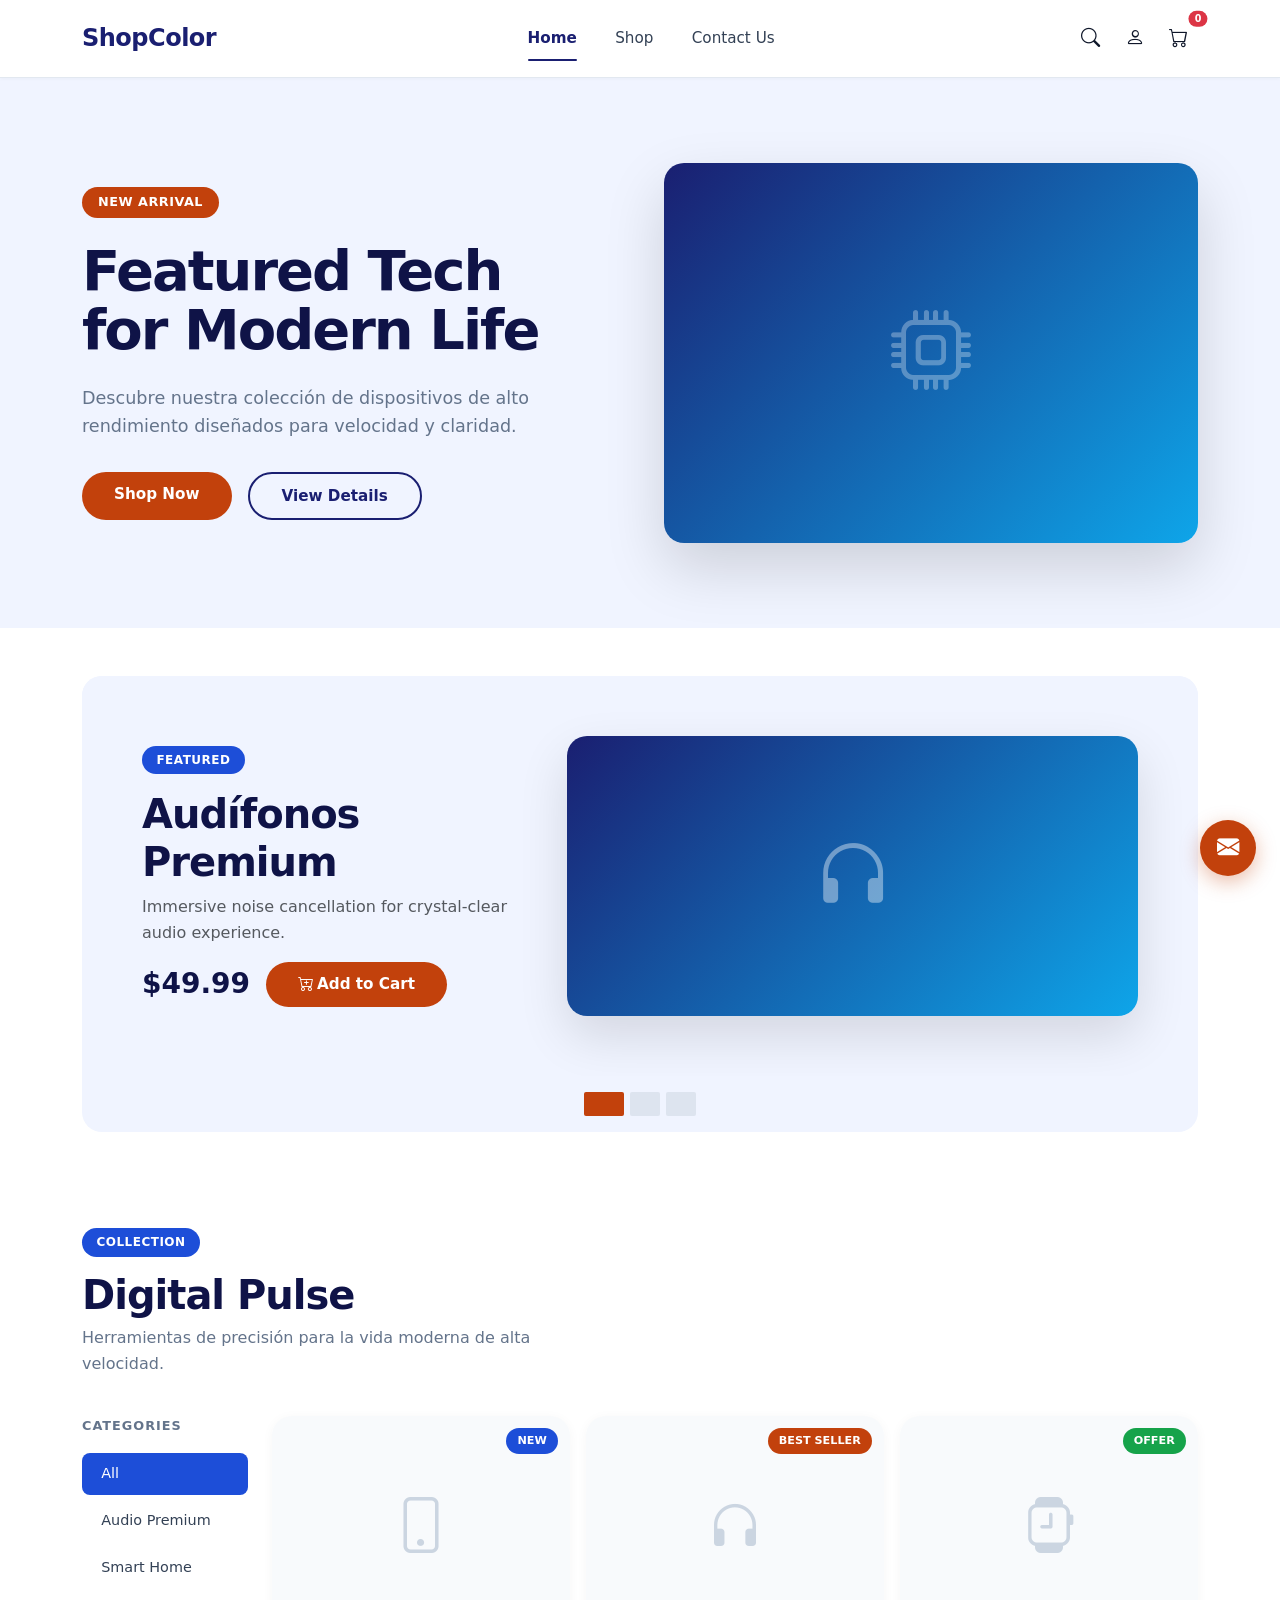
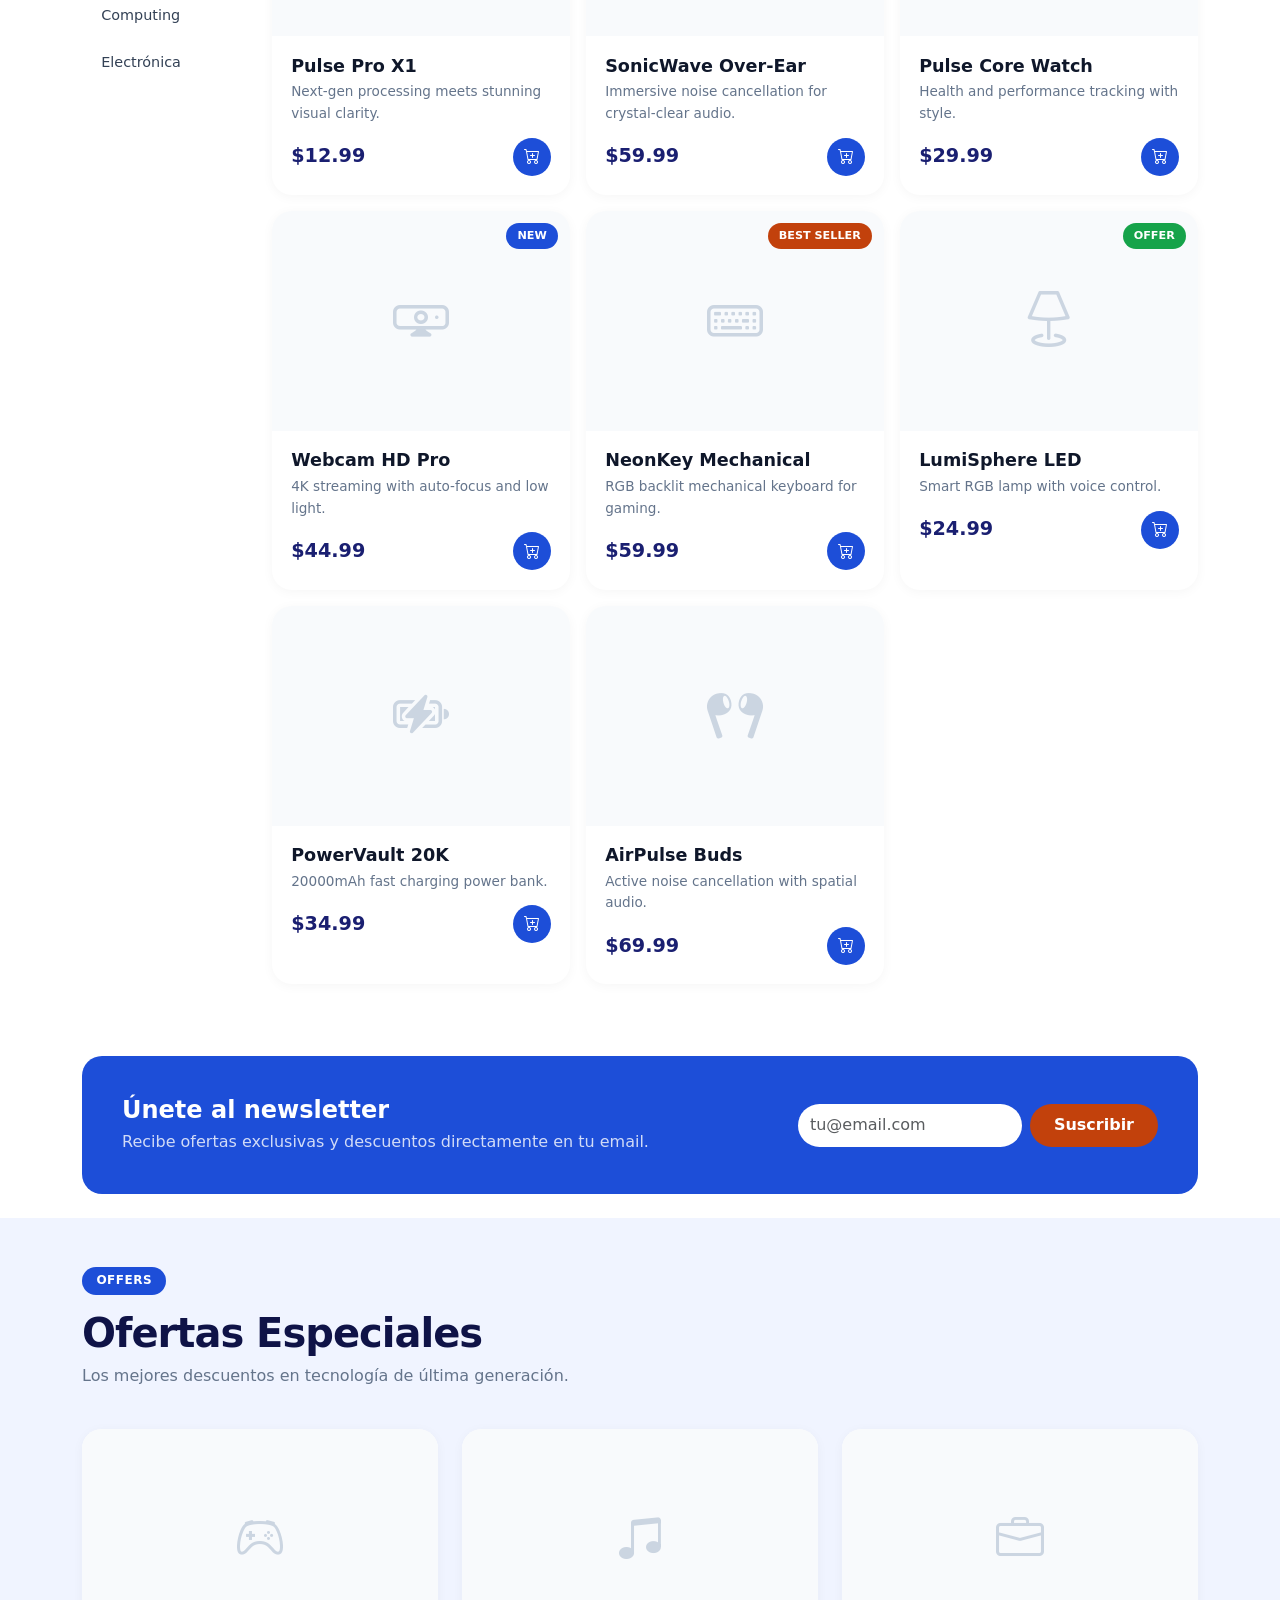
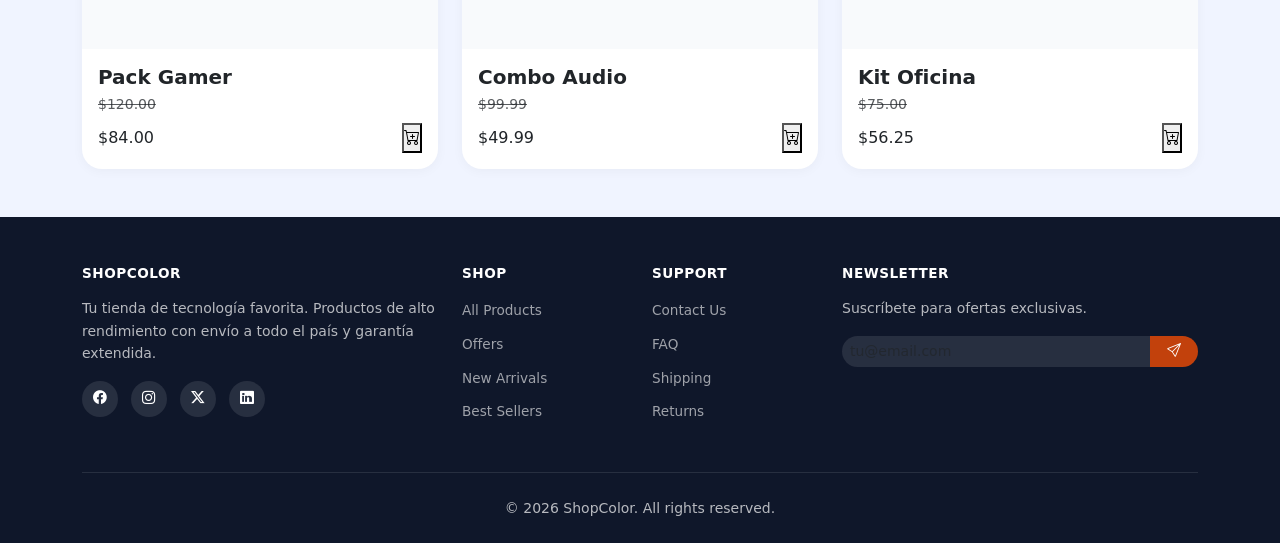
<file: index.html>
<!DOCTYPE html>
<html lang="es">
<head>
    <meta charset="UTF-8">
    <meta name="viewport" content="width=device-width, initial-scale=1.0">
    <title>ShopColor - Tienda de Tecnología</title>
    <link href="https://cdn.jsdelivr.net/npm/bootstrap@5.3.2/dist/css/bootstrap.min.css" rel="stylesheet">
    <link href="https://cdn.jsdelivr.net/npm/bootstrap-icons@1.11.1/font/bootstrap-icons.css" rel="stylesheet">
    <link rel="stylesheet" href="styles.css">
</head>
<body>

    <!-- Navbar -->
    <div id="navbar-container"></div>

    <!-- Hero Section -->
    <section class="hero-section d-flex align-items-center">
        <div class="container">
            <div class="row align-items-center g-5">
                <div class="col-lg-6">
                    <span class="hero-badge">NEW ARRIVAL</span>
                    <h1>Featured Tech<br>for Modern Life</h1>
                    <p class="lead">Descubre nuestra colección de dispositivos de alto rendimiento diseñados para velocidad y claridad.</p>
                    <div class="d-flex gap-3 flex-wrap">
                        <a href="pages/productos.html" class="btn btn-primary-custom">Shop Now</a>
                        <a href="#productos" class="btn btn-outline-custom">View Details</a>
                    </div>
                </div>
                <div class="col-lg-6">
                    <div class="hero-image">
                        <div class="hero-placeholder">
                            <i class="bi bi-cpu"></i>
                        </div>
                    </div>
                </div>
            </div>
        </div>
    </section>

    <!-- Carrusel -->
    <section class="py-5">
        <div class="container">
            <div id="carruselProductos" class="carousel slide carousel-section" data-bs-ride="carousel">
                <div class="carousel-inner" id="carrusel-items"></div>
                <div class="carousel-indicators position-relative mt-3" id="carrusel-indicators"></div>
            </div>
        </div>
    </section>

    <!-- Productos -->
    <section id="productos" class="py-5">
        <div class="container">
            <div class="section-header">
                <span class="section-badge">COLLECTION</span>
                <h2>Digital Pulse</h2>
                <p>Herramientas de precisión para la vida moderna de alta velocidad.</p>
            </div>
            <div class="row g-4">
                <!-- Sidebar categorías -->
                <div class="col-lg-2 col-md-3 d-none d-md-block">
                    <p class="categories-title">Categories</p>
                    <ul class="categories-list" id="categories-list">
                        <li><a href="#" class="active" data-category="all">All</a></li>
                    </ul>
                </div>
                <!-- Grid productos -->
                <div class="col-lg-10 col-md-9">
                    <div class="row g-3" id="grid-productos"></div>
                </div>
            </div>
        </div>
    </section>

    <!-- Promo Banner -->
    <section class="py-4">
        <div class="container">
            <div class="promo-banner d-flex flex-column flex-md-row align-items-center justify-content-between">
                <div>
                    <h3 class="mb-1">Únete al newsletter</h3>
                    <p class="mb-md-0 mb-3">Recibe ofertas exclusivas y descuentos directamente en tu email.</p>
                </div>
                <div class="d-flex gap-2">
                    <input type="email" class="form-control" placeholder="tu@email.com" style="border-radius: 50px; min-width: 220px; border: none;">
                    <button class="btn btn-promo">Suscribir</button>
                </div>
            </div>
        </div>
    </section>

    <!-- Ofertas -->
    <section class="py-5 bg-light-custom">
        <div class="container">
            <div class="section-header">
                <span class="section-badge">OFFERS</span>
                <h2>Ofertas Especiales</h2>
                <p>Los mejores descuentos en tecnología de última generación.</p>
            </div>
            <div class="row g-4" id="grid-ofertas"></div>
        </div>
    </section>

    <!-- Footer -->
    <div id="footer-container"></div>

    <!-- Modals -->
    <div id="modals-container"></div>

    <!-- Chat Button -->
    <button class="chat-btn" title="Chat con nosotros">
        <i class="bi bi-envelope-fill"></i>
    </button>

    <!-- Scripts -->
    <script src="https://cdn.jsdelivr.net/npm/bootstrap@5.3.2/dist/js/bootstrap.bundle.min.js"></script>
    <script src="js/components.js"></script>
    <script src="js/carrito.js"></script>
    <script src="js/producto-modal.js"></script>
    <script src="js/buscar.js"></script>
    <script src="js/carrusel.js"></script>
    <script src="js/productos.js"></script>
    <script src="js/ofertas.js"></script>
</body>
</html>
</file>
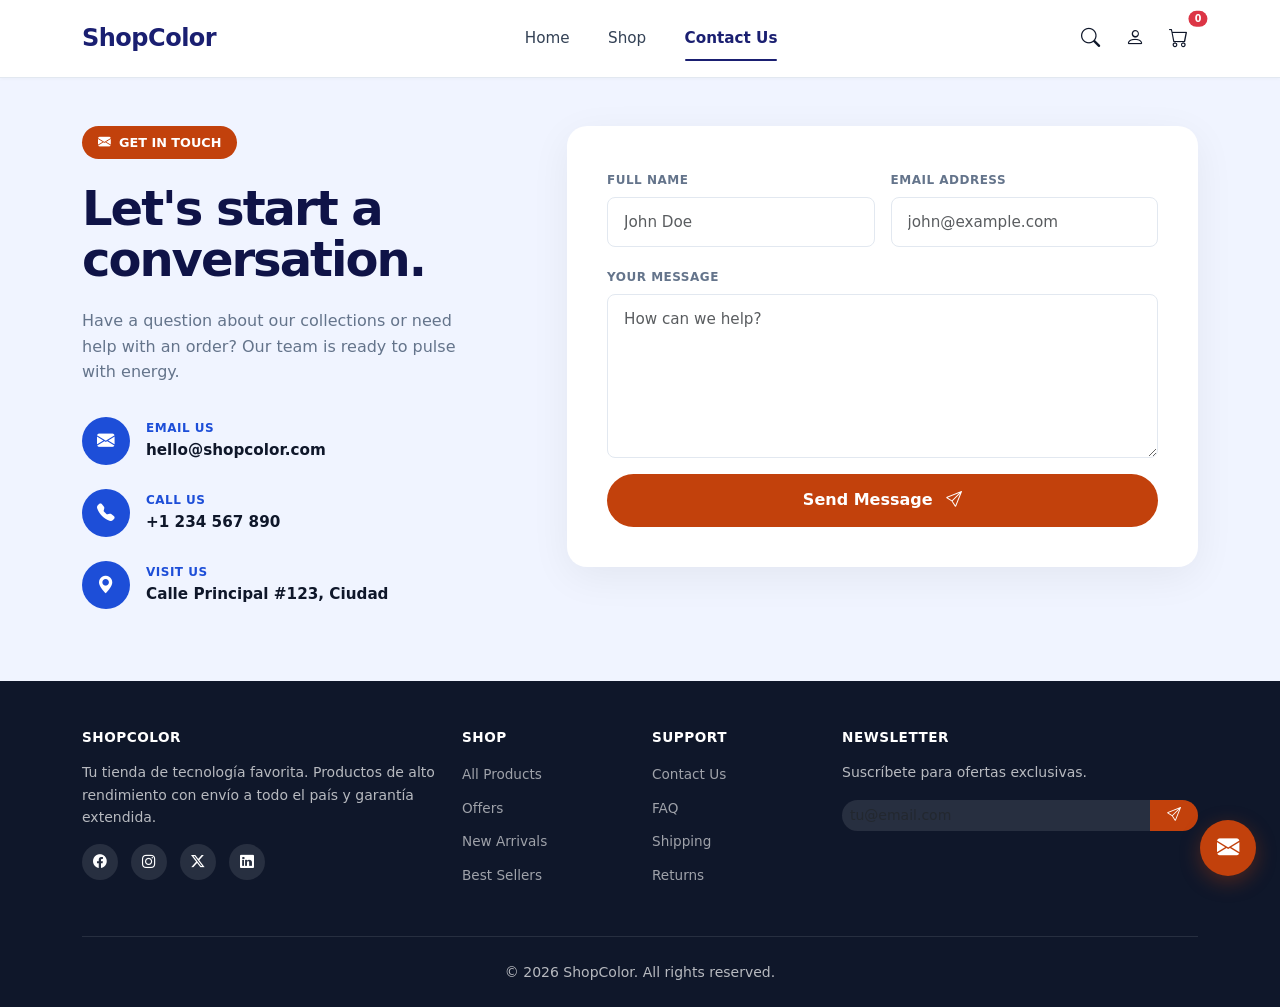
<file: pages/contacto.html>
<!DOCTYPE html>
<html lang="es">
<head>
    <meta charset="UTF-8">
    <meta name="viewport" content="width=device-width, initial-scale=1.0">
    <title>Contact Us - ShopColor</title>
    <link href="https://cdn.jsdelivr.net/npm/bootstrap@5.3.2/dist/css/bootstrap.min.css" rel="stylesheet">
    <link href="https://cdn.jsdelivr.net/npm/bootstrap-icons@1.11.1/font/bootstrap-icons.css" rel="stylesheet">
    <link rel="stylesheet" href="../styles.css">
</head>
<body>

    <!-- Navbar -->
    <div id="navbar-container"></div>

    <!-- Contact Section -->
    <section class="contact-section py-5">
        <div class="container">
            <div class="row align-items-start g-5">
                <!-- Left: Info -->
                <div class="col-lg-5">
                    <span class="contact-badge">
                        <i class="bi bi-envelope-fill"></i> GET IN TOUCH
                    </span>
                    <h1 class="contact-title">Let's start a conversation.</h1>
                    <p class="contact-text">Have a question about our collections or need help with an order? Our team is ready to pulse with energy.</p>

                    <div class="contact-info-item">
                        <div class="icon-circle">
                            <i class="bi bi-envelope-fill"></i>
                        </div>
                        <div>
                            <p class="info-label mb-0">EMAIL US</p>
                            <p class="info-value mb-0">hello@shopcolor.com</p>
                        </div>
                    </div>

                    <div class="contact-info-item">
                        <div class="icon-circle">
                            <i class="bi bi-telephone-fill"></i>
                        </div>
                        <div>
                            <p class="info-label mb-0">CALL US</p>
                            <p class="info-value mb-0">+1 234 567 890</p>
                        </div>
                    </div>

                    <div class="contact-info-item">
                        <div class="icon-circle">
                            <i class="bi bi-geo-alt-fill"></i>
                        </div>
                        <div>
                            <p class="info-label mb-0">VISIT US</p>
                            <p class="info-value mb-0">Calle Principal #123, Ciudad</p>
                        </div>
                    </div>
                </div>

                <!-- Right: Form -->
                <div class="col-lg-7">
                    <div class="contact-form-card">
                        <form id="formContacto">
                            <div class="row g-3">
                                <div class="col-md-6">
                                    <label for="nombre">FULL NAME</label>
                                    <input type="text" class="form-control" id="nombre" placeholder="John Doe" required>
                                </div>
                                <div class="col-md-6">
                                    <label for="email">EMAIL ADDRESS</label>
                                    <input type="email" class="form-control" id="email" placeholder="john@example.com" required>
                                </div>
                                <div class="col-12">
                                    <label for="mensaje">YOUR MESSAGE</label>
                                    <textarea class="form-control" id="mensaje" rows="6" placeholder="How can we help?" required></textarea>
                                </div>
                                <div class="col-12">
                                    <button type="submit" class="btn btn-send">
                                        Send Message <i class="bi bi-send ms-2"></i>
                                    </button>
                                </div>
                            </div>
                        </form>
                    </div>
                </div>
            </div>
        </div>
    </section>

    <!-- Footer -->
    <div id="footer-container"></div>

    <!-- Modals -->
    <div id="modals-container"></div>

    <!-- Chat Button -->
    <button class="chat-btn" title="Chat con nosotros">
        <i class="bi bi-envelope-fill"></i>
    </button>

    <script src="https://cdn.jsdelivr.net/npm/bootstrap@5.3.2/dist/js/bootstrap.bundle.min.js"></script>
    <script src="../js/components.js"></script>
    <script src="../js/carrito.js"></script>
    <script src="../js/producto-modal.js"></script>
    <script src="../js/buscar.js"></script>
    <script>
        document.getElementById('formContacto').addEventListener('submit', function(e) {
            e.preventDefault();
            mostrarToast('Message sent! We will get back to you soon', 'success');
            this.reset();
        });
    </script>
</body>
</html>
</file>
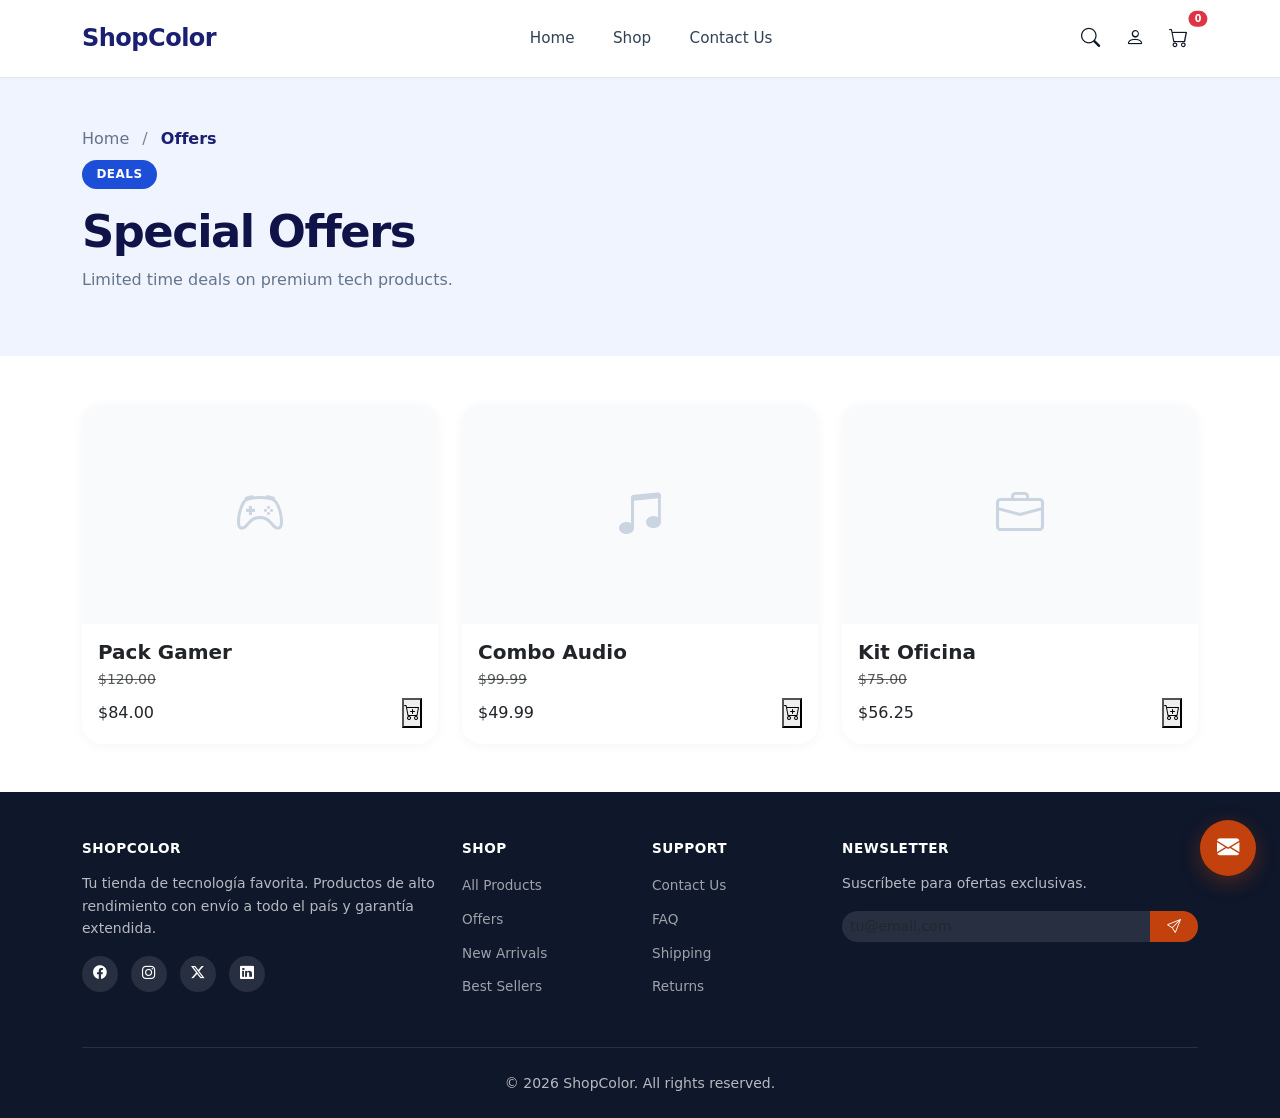
<file: pages/ofertas.html>
<!DOCTYPE html>
<html lang="es">
<head>
    <meta charset="UTF-8">
    <meta name="viewport" content="width=device-width, initial-scale=1.0">
    <title>Offers - ShopColor</title>
    <link href="https://cdn.jsdelivr.net/npm/bootstrap@5.3.2/dist/css/bootstrap.min.css" rel="stylesheet">
    <link href="https://cdn.jsdelivr.net/npm/bootstrap-icons@1.11.1/font/bootstrap-icons.css" rel="stylesheet">
    <link rel="stylesheet" href="../styles.css">
</head>
<body>

    <!-- Navbar -->
    <div id="navbar-container"></div>

    <!-- Page Header -->
    <section class="page-header">
        <div class="container">
            <nav class="breadcrumb-custom mb-2">
                <a href="../index.html">Home</a> <span class="mx-2 opacity-50">/</span> <span class="active">Offers</span>
            </nav>
            <span class="section-badge">DEALS</span>
            <h1>Special Offers</h1>
            <p>Limited time deals on premium tech products.</p>
        </div>
    </section>

    <!-- Ofertas -->
    <section class="py-5">
        <div class="container">
            <div class="row g-4" id="grid-ofertas"></div>
        </div>
    </section>

    <!-- Footer -->
    <div id="footer-container"></div>

    <!-- Modals -->
    <div id="modals-container"></div>

    <!-- Chat Button -->
    <button class="chat-btn" title="Chat con nosotros">
        <i class="bi bi-envelope-fill"></i>
    </button>

    <script src="https://cdn.jsdelivr.net/npm/bootstrap@5.3.2/dist/js/bootstrap.bundle.min.js"></script>
    <script src="../js/components.js"></script>
    <script src="../js/carrito.js"></script>
    <script src="../js/producto-modal.js"></script>
    <script src="../js/buscar.js"></script>
    <script src="../js/ofertas.js"></script>
</body>
</html>
</file>
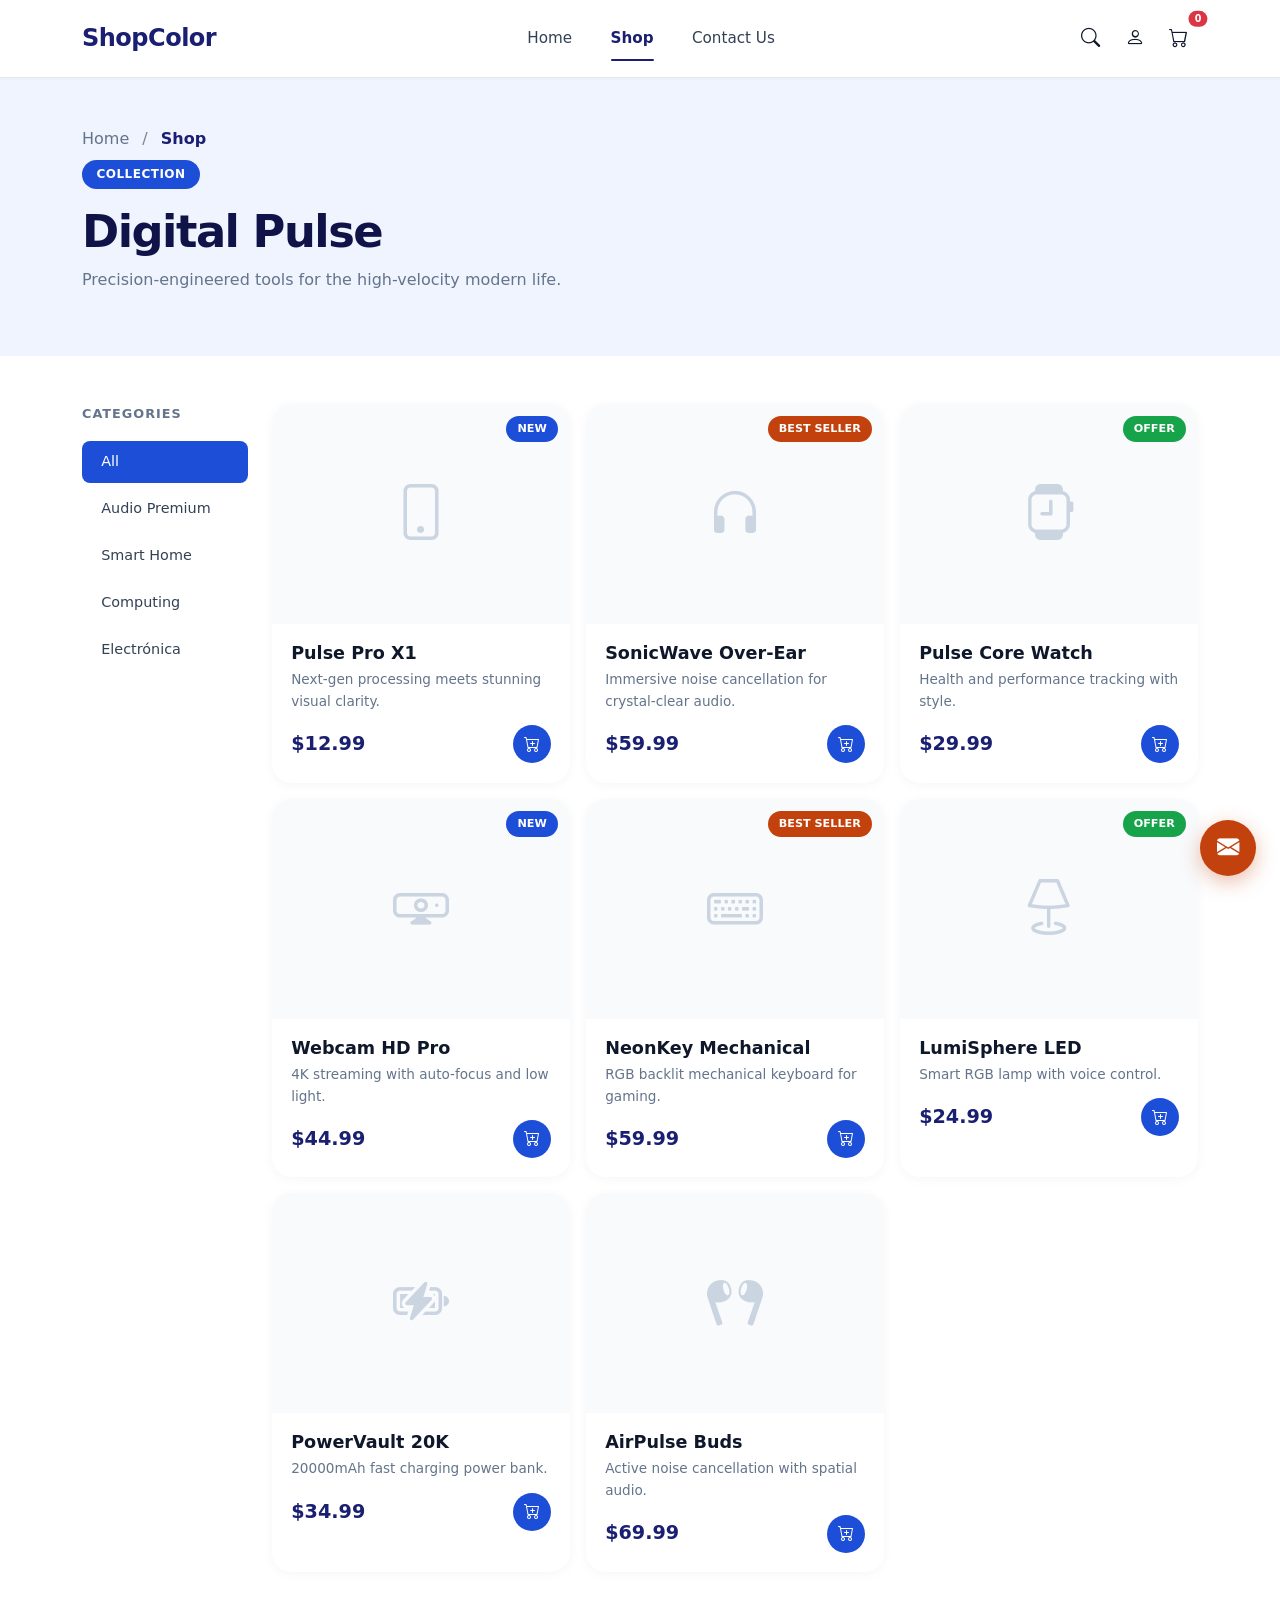
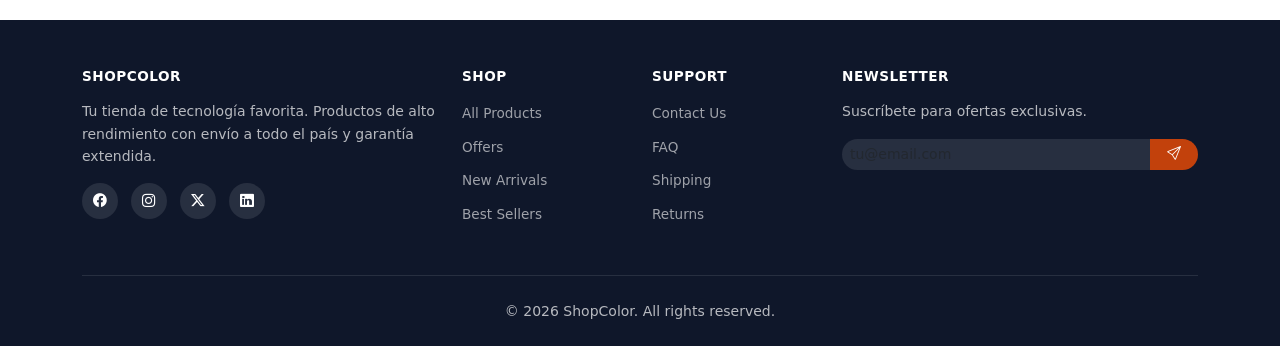
<file: pages/productos.html>
<!DOCTYPE html>
<html lang="es">
<head>
    <meta charset="UTF-8">
    <meta name="viewport" content="width=device-width, initial-scale=1.0">
    <title>Shop - ShopColor</title>
    <link href="https://cdn.jsdelivr.net/npm/bootstrap@5.3.2/dist/css/bootstrap.min.css" rel="stylesheet">
    <link href="https://cdn.jsdelivr.net/npm/bootstrap-icons@1.11.1/font/bootstrap-icons.css" rel="stylesheet">
    <link rel="stylesheet" href="../styles.css">
</head>
<body>

    <!-- Navbar -->
    <div id="navbar-container"></div>

    <!-- Page Header -->
    <section class="page-header">
        <div class="container">
            <nav class="breadcrumb-custom mb-2">
                <a href="../index.html">Home</a> <span class="mx-2 opacity-50">/</span> <span class="active">Shop</span>
            </nav>
            <span class="section-badge">COLLECTION</span>
            <h1>Digital Pulse</h1>
            <p>Precision-engineered tools for the high-velocity modern life.</p>
        </div>
    </section>

    <!-- Productos con sidebar -->
    <section class="py-5">
        <div class="container">
            <div class="row g-4">
                <div class="col-lg-2 col-md-3 d-none d-md-block">
                    <p class="categories-title">Categories</p>
                    <ul class="categories-list" id="categories-list">
                        <li><a href="#" class="active" data-category="all">All</a></li>
                    </ul>
                </div>
                <div class="col-lg-10 col-md-9">
                    <div class="row g-3" id="grid-productos"></div>
                </div>
            </div>
        </div>
    </section>

    <!-- Footer -->
    <div id="footer-container"></div>

    <!-- Modals -->
    <div id="modals-container"></div>

    <!-- Chat Button -->
    <button class="chat-btn" title="Chat con nosotros">
        <i class="bi bi-envelope-fill"></i>
    </button>

    <script src="https://cdn.jsdelivr.net/npm/bootstrap@5.3.2/dist/js/bootstrap.bundle.min.js"></script>
    <script src="../js/components.js"></script>
    <script src="../js/carrito.js"></script>
    <script src="../js/producto-modal.js"></script>
    <script src="../js/buscar.js"></script>
    <script src="../js/productos.js"></script>
</body>
</html>
</file>
<file: styles.css>
/* Variables - Paleta VibrantPulse */
:root {
    --navy: #1a1f71;
    --navy-dark: #0f1347;
    --blue: #1d4ed8;
    --blue-dark: #1e3a8a;
    --orange: #c2410c;
    --orange-light: #ea580c;
    --bg-light: #f0f4ff;
    --bg-white: #ffffff;
    --gray-100: #f8fafc;
    --gray-200: #e2e8f0;
    --gray-300: #cbd5e1;
    --gray-500: #64748b;
    --gray-700: #334155;
    --dark: #0f172a;
    --white: #ffffff;
    --radius: 12px;
    --radius-lg: 20px;
    --radius-pill: 50px;
}

* {
    margin: 0;
    padding: 0;
    box-sizing: border-box;
}

body {
    font-family: 'Segoe UI', system-ui, -apple-system, sans-serif;
    background: var(--bg-white);
    color: var(--dark);
    line-height: 1.6;
}

/* ==================== NAVBAR ==================== */
.navbar {
    background: var(--white);
    padding: 0.9rem 0;
    border-bottom: 1px solid var(--gray-200);
    box-shadow: 0 1px 4px rgba(0,0,0,0.03);
}

.navbar-brand {
    font-size: 1.5rem;
    font-weight: 900;
    color: var(--navy) !important;
    letter-spacing: -0.5px;
}

.navbar .nav-link {
    color: var(--gray-700) !important;
    font-weight: 500;
    font-size: 0.95rem;
    padding: 0.5rem 1.2rem !important;
    transition: all 0.2s;
    position: relative;
}

.navbar .nav-link:hover {
    color: var(--navy) !important;
}

.navbar .nav-link.active {
    color: var(--navy) !important;
    font-weight: 600;
}

.navbar .nav-link.active::after {
    content: '';
    position: absolute;
    bottom: -2px;
    left: 1.2rem;
    right: 1.2rem;
    height: 2px;
    background: var(--navy);
    border-radius: 1px;
}

.navbar-toggler {
    border: 1px solid var(--gray-300);
    padding: 0.4rem 0.6rem;
}

.navbar-toggler-icon {
    background-image: url("data:image/svg+xml,%3csvg xmlns='http://www.w3.org/2000/svg' viewBox='0 0 30 30'%3e%3cpath stroke='%231a1f71' stroke-linecap='round' stroke-miterlimit='10' stroke-width='2' d='M4 7h22M4 15h22M4 23h22'/%3e%3c/svg%3e");
}

.navbar-icons .btn-icon {
    width: 40px;
    height: 40px;
    display: inline-flex;
    align-items: center;
    justify-content: center;
    border-radius: 50%;
    border: none;
    background: transparent;
    color: var(--dark);
    font-size: 1.2rem;
    cursor: pointer;
    transition: all 0.2s;
}

.navbar-icons .btn-icon:hover {
    background: var(--bg-light);
    color: var(--navy);
}

/* ==================== HERO ==================== */
.hero-section {
    background: var(--bg-light);
    min-height: 550px;
    padding: 4rem 0;
    position: relative;
    overflow: hidden;
}

.hero-badge {
    display: inline-block;
    background: var(--orange);
    color: white;
    padding: 0.35rem 1rem;
    border-radius: var(--radius-pill);
    font-size: 0.8rem;
    font-weight: 700;
    text-transform: uppercase;
    letter-spacing: 0.5px;
    margin-bottom: 1.5rem;
}

.hero-section h1 {
    font-size: 3.5rem;
    font-weight: 900;
    color: var(--navy-dark);
    line-height: 1.05;
    letter-spacing: -2px;
    margin-bottom: 1.5rem;
}

.hero-section .lead {
    color: var(--gray-500);
    font-size: 1.1rem;
    max-width: 450px;
    margin-bottom: 2rem;
}

.hero-image {
    border-radius: var(--radius-lg);
    overflow: hidden;
    box-shadow: 0 25px 60px rgba(0,0,0,0.15);
}

.hero-image img,
.hero-image .hero-placeholder {
    width: 100%;
    height: 380px;
    object-fit: contain;
    object-position: center;
}

.hero-placeholder {
    background: linear-gradient(135deg, #1a1f71, #0ea5e9);
    display: flex;
    align-items: center;
    justify-content: center;
}

.hero-placeholder i {
    font-size: 5rem;
    color: rgba(255,255,255,0.3);
}

/* ==================== BUTTONS ==================== */
.btn-primary-custom {
    background: var(--orange);
    color: white;
    border: none;
    border-radius: var(--radius-pill);
    font-weight: 700;
    padding: 0.7rem 2rem;
    font-size: 0.95rem;
    transition: all 0.2s;
}

.btn-primary-custom:hover {
    background: var(--orange-light);
    color: white;
    transform: translateY(-1px);
    box-shadow: 0 4px 12px rgba(194, 65, 12, 0.3);
}

.btn-outline-custom {
    border: 2px solid var(--navy);
    color: var(--navy);
    border-radius: var(--radius-pill);
    font-weight: 700;
    padding: 0.65rem 2rem;
    font-size: 0.95rem;
    background: transparent;
    transition: all 0.2s;
}

.btn-outline-custom:hover {
    background: var(--navy);
    color: white;
}

.btn-blue {
    background: var(--blue);
    color: white;
    border: none;
    border-radius: var(--radius-pill);
    font-weight: 600;
    padding: 0.5rem 1.5rem;
}

.btn-blue:hover {
    background: var(--blue-dark);
    color: white;
}

/* ==================== SECTIONS ==================== */
.section-header {
    margin-bottom: 2.5rem;
}

.section-badge {
    display: inline-block;
    background: var(--blue);
    color: white;
    padding: 0.3rem 0.9rem;
    border-radius: var(--radius-pill);
    font-size: 0.75rem;
    font-weight: 700;
    text-transform: uppercase;
    letter-spacing: 0.5px;
    margin-bottom: 1rem;
}

.section-header h2 {
    font-size: 2.5rem;
    font-weight: 900;
    color: var(--navy-dark);
    letter-spacing: -1px;
    line-height: 1.1;
}

.section-header p {
    color: var(--gray-500);
    font-size: 1rem;
    max-width: 500px;
}

/* ==================== CATEGORIES SIDEBAR ==================== */
.categories-list {
    list-style: none;
    padding: 0;
}

.categories-list li {
    margin-bottom: 0.3rem;
}

.categories-list li a {
    display: block;
    padding: 0.6rem 1.2rem;
    border-radius: 8px;
    text-decoration: none;
    color: var(--gray-700);
    font-weight: 500;
    font-size: 0.9rem;
    transition: all 0.2s;
}

.categories-list li a:hover,
.categories-list li a.active {
    background: var(--blue);
    color: white;
}

.categories-title {
    font-size: 0.8rem;
    font-weight: 700;
    text-transform: uppercase;
    letter-spacing: 1px;
    color: var(--gray-500);
    margin-bottom: 1rem;
}

/* ==================== PRODUCT CARDS ==================== */
.product-card {
    border-radius: var(--radius-lg);
    overflow: hidden;
    transition: transform 0.3s ease, box-shadow 0.3s ease;
    border: none;
    background: var(--white);
    box-shadow: 0 2px 12px rgba(0,0,0,0.04);
}

.product-card:hover {
    transform: translateY(-6px);
    box-shadow: 0 16px 40px rgba(0,0,0,0.1);
}

.product-img {
    height: 220px;
    background: var(--gray-100);
    display: flex;
    align-items: center;
    justify-content: center;
    overflow: hidden;
    position: relative;
}

.product-img img {
    width: 100%;
    height: 100%;
    object-fit: contain;
    object-position: center;
    padding: 1.2rem;
    transition: transform 0.3s ease;
}

.product-card:hover .product-img img {
    transform: scale(1.05);
}

.product-img i {
    font-size: 3.5rem;
    color: var(--gray-300);
    transition: color 0.3s;
}

.product-card:hover .product-img i {
    color: var(--navy);
}

/* Clickable areas */
.product-clickable {
    cursor: pointer;
}

.product-card .card-title.product-clickable:hover {
    color: var(--blue);
}

.product-badge {
    position: absolute;
    top: 12px;
    right: 12px;
    padding: 0.25rem 0.7rem;
    border-radius: var(--radius-pill);
    font-size: 0.7rem;
    font-weight: 700;
    text-transform: uppercase;
}

.badge-new {
    background: var(--blue);
    color: white;
}

.badge-best {
    background: var(--orange);
    color: white;
}

.badge-offer {
    background: #16a34a;
    color: white;
}

.product-card .card-body {
    padding: 1.2rem;
}

.product-card .card-title {
    font-size: 1.1rem;
    font-weight: 700;
    color: var(--dark);
    margin-bottom: 0.3rem;
}

.product-card .card-text {
    font-size: 0.85rem;
    color: var(--gray-500);
    margin-bottom: 0.8rem;
}

.product-card .price {
    font-size: 1.2rem;
    font-weight: 800;
    color: var(--navy);
}

.product-card .btn-add {
    width: 38px;
    height: 38px;
    border-radius: 50%;
    display: inline-flex;
    align-items: center;
    justify-content: center;
    background: var(--blue);
    color: white;
    border: none;
    font-size: 1rem;
    transition: background 0.2s, transform 0.2s;
}

.product-card .btn-add:hover {
    background: var(--navy);
    transform: scale(1.1);
}

/* ==================== CAROUSEL ==================== */
.carousel-section {
    background: var(--bg-light);
    border-radius: var(--radius-lg);
    overflow: hidden;
}

.carousel-slide {
    min-height: 400px;
    padding: 3rem;
    display: flex;
    align-items: center;
}

.slide-1 {
    background: var(--bg-light);
}

.slide-2 {
    background: linear-gradient(135deg, #f0f4ff, #e0e7ff);
}

.slide-3 {
    background: linear-gradient(135deg, #fef3c7, #fde68a);
}

.carousel-slide h2 {
    font-size: 2.5rem;
    font-weight: 900;
    color: var(--navy-dark);
    letter-spacing: -1px;
}

.carousel-slide p {
    color: var(--gray-500);
}

.carousel-slide .slide-img {
    border-radius: var(--radius-lg);
    overflow: hidden;
    box-shadow: 0 20px 50px rgba(0,0,0,0.12);
}

.carousel-indicators [data-bs-target] {
    width: 30px;
    height: 4px;
    border-radius: 2px;
    background: var(--gray-300);
}

.carousel-indicators .active {
    background: var(--orange);
    width: 40px;
}

.carousel-control-prev-icon,
.carousel-control-next-icon {
    background-color: var(--navy);
    border-radius: 50%;
    padding: 1.2rem;
    background-size: 50%;
}

/* ==================== PROMO BANNER ==================== */
.promo-banner {
    background: var(--blue);
    border-radius: var(--radius-lg);
    padding: 2.5rem;
    color: white;
}

.promo-banner h3 {
    font-weight: 800;
    font-size: 1.5rem;
}

.promo-banner p {
    opacity: 0.8;
}

.promo-banner .btn-promo {
    background: var(--orange);
    color: white;
    border: none;
    border-radius: var(--radius-pill);
    font-weight: 700;
    padding: 0.6rem 1.5rem;
}

.promo-banner .btn-promo:hover {
    background: var(--orange-light);
}

/* ==================== OFFERS ==================== */
.offer-card {
    border-radius: var(--radius-lg);
    overflow: hidden;
    border: none;
    box-shadow: 0 2px 12px rgba(0,0,0,0.04);
    transition: transform 0.3s ease, box-shadow 0.3s ease;
}

.offer-card:hover {
    transform: translateY(-6px);
    box-shadow: 0 16px 40px rgba(0,0,0,0.1);
}

.offer-badge {
    position: absolute;
    top: 12px;
    left: 12px;
    background: var(--orange);
    color: white;
    padding: 0.3rem 0.8rem;
    border-radius: var(--radius-pill);
    font-size: 0.75rem;
    font-weight: 700;
    letter-spacing: 0.3px;
    box-shadow: 0 2px 8px rgba(194, 65, 12, 0.3);
}

/* ==================== CONTACT ==================== */
.contact-section {
    background: var(--bg-light);
}

.contact-badge {
    display: inline-flex;
    align-items: center;
    gap: 0.5rem;
    background: var(--orange);
    color: white;
    padding: 0.4rem 1rem;
    border-radius: var(--radius-pill);
    font-size: 0.8rem;
    font-weight: 700;
    text-transform: uppercase;
    margin-bottom: 1.5rem;
}

.contact-title {
    font-size: 3rem;
    font-weight: 900;
    color: var(--navy-dark);
    letter-spacing: -2px;
    line-height: 1.05;
    margin-bottom: 1.5rem;
}

.contact-text {
    color: var(--gray-500);
    font-size: 1rem;
    max-width: 400px;
    margin-bottom: 2rem;
}

.contact-info-item {
    display: flex;
    align-items: center;
    gap: 1rem;
    margin-bottom: 1.5rem;
}

.contact-info-item .icon-circle {
    width: 48px;
    height: 48px;
    border-radius: 50%;
    background: var(--blue);
    color: white;
    display: flex;
    align-items: center;
    justify-content: center;
    font-size: 1.1rem;
    flex-shrink: 0;
}

.contact-info-item .info-label {
    font-size: 0.75rem;
    font-weight: 700;
    text-transform: uppercase;
    letter-spacing: 0.5px;
    color: var(--blue);
    margin-bottom: 0.1rem;
}

.contact-info-item .info-value {
    font-weight: 600;
    color: var(--dark);
    font-size: 0.95rem;
}

.contact-form-card {
    background: var(--white);
    border-radius: var(--radius-lg);
    padding: 2.5rem;
    box-shadow: 0 10px 40px rgba(0,0,0,0.06);
}

.contact-form-card label {
    font-size: 0.75rem;
    font-weight: 700;
    text-transform: uppercase;
    letter-spacing: 0.5px;
    color: var(--gray-500);
    margin-bottom: 0.4rem;
}

.contact-form-card .form-control {
    border: 1px solid var(--gray-200);
    border-radius: 8px;
    padding: 0.8rem 1rem;
    font-size: 0.95rem;
}

.contact-form-card .form-control:focus {
    border-color: var(--blue);
    box-shadow: 0 0 0 3px rgba(29, 78, 216, 0.1);
}

.btn-send {
    background: var(--orange);
    color: white;
    border: none;
    border-radius: var(--radius-pill);
    font-weight: 700;
    padding: 0.9rem 2rem;
    font-size: 1rem;
    width: 100%;
    transition: all 0.2s;
}

.btn-send:hover {
    background: var(--orange-light);
    color: white;
    transform: translateY(-1px);
    box-shadow: 0 4px 12px rgba(194, 65, 12, 0.3);
}

/* ==================== FOOTER ==================== */
.site-footer {
    background: var(--dark);
    color: rgba(255,255,255,0.7);
    padding: 3rem 0 1.5rem;
}

.site-footer h6 {
    color: white;
    font-weight: 700;
    margin-bottom: 1rem;
    font-size: 0.85rem;
    text-transform: uppercase;
    letter-spacing: 0.5px;
}

.site-footer a {
    color: rgba(255,255,255,0.6);
    text-decoration: none;
    font-size: 0.85rem;
    transition: color 0.2s;
}

.site-footer a:hover {
    color: white;
}

.site-footer .footer-bottom {
    border-top: 1px solid rgba(255,255,255,0.1);
    padding-top: 1.5rem;
    margin-top: 2rem;
}

.site-footer .social-icons a {
    width: 36px;
    height: 36px;
    display: inline-flex;
    align-items: center;
    justify-content: center;
    border-radius: 50%;
    background: rgba(255,255,255,0.1);
    color: white;
    margin-right: 0.5rem;
    transition: background 0.2s;
}

.site-footer .social-icons a:hover {
    background: var(--blue);
}

/* ==================== PAGE HEADER ==================== */
.page-header {
    background: var(--bg-light);
    padding: 3rem 0;
}

.page-header .breadcrumb-custom a {
    color: var(--gray-500);
    text-decoration: none;
}

.page-header .breadcrumb-custom .active {
    color: var(--navy);
    font-weight: 600;
}

.page-header h1 {
    font-size: 2.8rem;
    font-weight: 900;
    color: var(--navy-dark);
    letter-spacing: -1.5px;
}

.page-header p {
    color: var(--gray-500);
    font-size: 1rem;
}

/* ==================== MODALS ==================== */
.modal-content {
    border-radius: var(--radius-lg);
    overflow: hidden;
    border: none;
    box-shadow: 0 25px 60px rgba(0,0,0,0.15);
}

.modal-header.modal-purple {
    background: var(--navy);
    color: white;
    padding: 1.2rem 1.5rem;
}

.modal-header.modal-blue {
    background: var(--blue);
    color: white;
    padding: 1.2rem 1.5rem;
}

.modal .form-control {
    border: 1px solid var(--gray-200);
    border-radius: 10px;
    padding: 0.7rem 1rem;
    transition: border-color 0.2s, box-shadow 0.2s;
}

.modal .form-control:focus {
    border-color: var(--blue);
    box-shadow: 0 0 0 3px rgba(29, 78, 216, 0.1);
}

.btn-purple {
    background: var(--navy);
    color: white;
    border: none;
    border-radius: var(--radius-pill);
    font-weight: 700;
    transition: all 0.2s;
}

.btn-purple:hover {
    background: var(--navy-dark);
    color: white;
    transform: translateY(-1px);
    box-shadow: 0 4px 12px rgba(26, 31, 113, 0.3);
}

/* ==================== PRODUCT MODAL ==================== */
.product-modal-img {
    height: 100%;
    min-height: 400px;
    background: var(--gray-100);
    display: flex;
    align-items: center;
    justify-content: center;
    border-radius: var(--radius-lg) 0 0 var(--radius-lg);
    overflow: hidden;
}

.product-modal-img img {
    width: 100%;
    height: 100%;
    object-fit: contain;
    object-position: center;
    padding: 2rem;
}

.product-modal-img i {
    font-size: 5rem;
    color: var(--gray-300);
}

.product-modal-info {
    padding: 2.5rem;
    display: flex;
    flex-direction: column;
    justify-content: center;
    height: 100%;
}

.product-modal-price {
    font-size: 1.8rem;
    font-weight: 800;
    color: var(--navy);
}

.product-modal-old-price {
    font-size: 1.1rem;
    color: var(--gray-500);
    text-decoration: line-through;
}

/* Quantity Selector */
.quantity-selector {
    display: inline-flex;
    align-items: center;
    border: 1px solid var(--gray-200);
    border-radius: var(--radius-pill);
    overflow: hidden;
}

.qty-btn {
    width: 40px;
    height: 40px;
    display: flex;
    align-items: center;
    justify-content: center;
    border: none;
    background: transparent;
    color: var(--dark);
    font-size: 1.1rem;
    cursor: pointer;
    transition: background 0.2s;
}

.qty-btn:hover {
    background: var(--bg-light);
}

.qty-value {
    width: 40px;
    text-align: center;
    font-weight: 700;
    font-size: 1rem;
    color: var(--dark);
}

.product-modal-extras {
    padding-top: 1rem;
    border-top: 1px solid var(--gray-200);
}

@media (max-width: 768px) {
    .product-modal-img {
        min-height: 250px;
        border-radius: var(--radius-lg) var(--radius-lg) 0 0;
    }

    .product-modal-info {
        padding: 1.5rem;
    }
}

/* ==================== CARRITO ==================== */
.carrito-item {
    display: flex;
    justify-content: space-between;
    align-items: center;
    padding: 12px 0;
    border-bottom: 1px solid var(--gray-200);
}

.carrito-item:last-child {
    border-bottom: none;
}

/* ==================== CHAT BUTTON ==================== */
.chat-btn {
    position: fixed;
    bottom: 24px;
    right: 24px;
    width: 56px;
    height: 56px;
    border-radius: 50%;
    background: var(--orange);
    color: white;
    border: none;
    display: flex;
    align-items: center;
    justify-content: center;
    font-size: 1.4rem;
    box-shadow: 0 6px 20px rgba(194, 65, 12, 0.35);
    transition: transform 0.3s ease, box-shadow 0.3s ease;
    z-index: 1000;
    cursor: pointer;
}

.chat-btn:hover {
    transform: scale(1.1) translateY(-2px);
    box-shadow: 0 10px 30px rgba(194, 65, 12, 0.45);
}

/* ==================== SEARCH OVERLAY ==================== */
.search-overlay {
    position: fixed;
    top: 0;
    left: 0;
    right: 0;
    bottom: 0;
    background: rgba(15, 23, 42, 0.85);
    backdrop-filter: blur(8px);
    z-index: 9999;
    display: none;
    align-items: flex-start;
    padding-top: 120px;
    opacity: 0;
    transition: opacity 0.3s ease;
}

.search-overlay.active {
    display: flex;
    opacity: 1;
}

.search-overlay-content {
    width: 100%;
}

.search-box {
    background: var(--white);
    border-radius: var(--radius-lg);
    padding: 1.5rem 2rem;
    box-shadow: 0 25px 60px rgba(0, 0, 0, 0.3);
}

.search-input {
    border: none;
    outline: none;
    font-size: 1.2rem;
    font-weight: 500;
    width: 100%;
    color: var(--dark);
    background: transparent;
}

.search-input::placeholder {
    color: var(--gray-300);
}

.btn-close-search {
    background: none;
    border: none;
    color: var(--gray-500);
    font-size: 1.2rem;
    cursor: pointer;
    padding: 0.3rem;
    border-radius: 50%;
    transition: all 0.2s;
}

.btn-close-search:hover {
    background: var(--gray-100);
    color: var(--dark);
}

.search-results {
    margin-top: 1rem;
    max-height: 300px;
    overflow-y: auto;
}

.search-results:empty {
    margin-top: 0;
}

.search-result-item {
    display: flex;
    align-items: center;
    gap: 1rem;
    padding: 0.8rem;
    border-radius: 10px;
    cursor: pointer;
    transition: background 0.2s;
}

.search-result-item:hover {
    background: var(--gray-100);
}

.search-result-item .result-icon {
    width: 44px;
    height: 44px;
    border-radius: 10px;
    background: var(--bg-light);
    display: flex;
    align-items: center;
    justify-content: center;
    flex-shrink: 0;
}

.search-result-item .result-icon i {
    font-size: 1.2rem;
    color: var(--navy);
}

.search-result-item .result-info h6 {
    font-weight: 600;
    font-size: 0.9rem;
    margin-bottom: 0.1rem;
    color: var(--dark);
}

.search-result-item .result-info p {
    font-size: 0.8rem;
    color: var(--gray-500);
    margin: 0;
}

.search-result-item .result-price {
    margin-left: auto;
    font-weight: 700;
    color: var(--navy);
    font-size: 0.95rem;
}

.search-no-results {
    text-align: center;
    padding: 1.5rem;
    color: var(--gray-500);
}

.search-no-results i {
    font-size: 2rem;
    display: block;
    margin-bottom: 0.5rem;
    color: var(--gray-300);
}

/* ==================== UTILITIES ==================== */
.text-purple {
    color: var(--navy) !important;
}

.text-orange {
    color: var(--orange) !important;
}

.bg-light-custom {
    background: var(--bg-light);
}

/* ==================== RESPONSIVE ==================== */
@media (max-width: 992px) {
    .hero-section h1 {
        font-size: 2.5rem;
    }

    .section-header h2 {
        font-size: 2rem;
    }

    .contact-title {
        font-size: 2.2rem;
    }

    .carousel-slide {
        min-height: 300px;
        padding: 2rem;
    }

    .carousel-slide h2 {
        font-size: 1.8rem;
    }
}

@media (max-width: 768px) {
    .hero-section {
        min-height: auto;
        padding: 3rem 0;
    }

    .hero-section h1 {
        font-size: 2rem;
    }

    .hero-image .hero-placeholder,
    .hero-image img {
        height: 250px;
    }

    .product-img {
        height: 170px;
    }

    .carousel-slide {
        min-height: 250px;
    }

    .page-header h1 {
        font-size: 2rem;
    }

    .contact-title {
        font-size: 1.8rem;
    }
}

@media (max-width: 576px) {
    .hero-section h1 {
        font-size: 1.7rem;
    }

    .product-img {
        height: 140px;
    }

    .section-header h2 {
        font-size: 1.5rem;
    }
}

/* Smooth scroll */
html {
    scroll-behavior: smooth;
}

/* Scrollbar */
::-webkit-scrollbar {
    width: 6px;
}

::-webkit-scrollbar-track {
    background: var(--gray-100);
}

::-webkit-scrollbar-thumb {
    background: var(--gray-300);
    border-radius: 3px;
}

::-webkit-scrollbar-thumb:hover {
    background: var(--navy);
}
</file>
